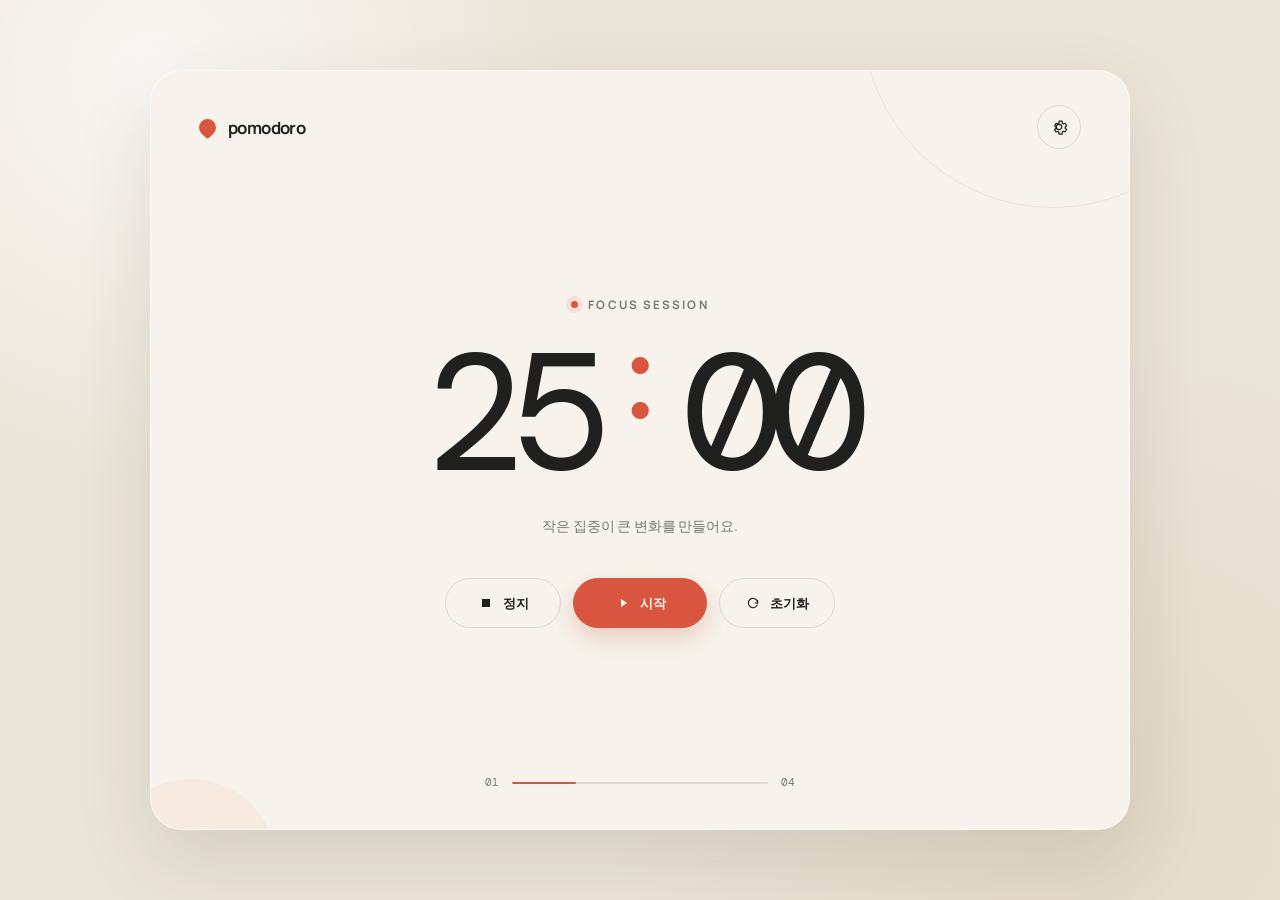
<file: index.html>
<!doctype html>
<html lang="ko">
  <head>
    <meta charset="UTF-8" />
    <meta name="viewport" content="width=device-width, initial-scale=1.0" />
    <meta
      name="description"
      content="집중 시간을 차분하게 관리하는 Pomodoro 타이머"
    />
    <title>Pomodoro</title>
    <link rel="preconnect" href="https://fonts.googleapis.com" />
    <link rel="preconnect" href="https://fonts.gstatic.com" crossorigin />
    <link
      href="https://fonts.googleapis.com/css2?family=DM+Mono:wght@400;500&family=Manrope:wght@400;500;600;700&display=swap"
      rel="stylesheet"
    />
    <link rel="stylesheet" href="index.css" />
  </head>
  <body>
    <main class="app-shell">
      <header class="topbar">
        <a class="brand" href="#" aria-label="Pomodoro 홈">
          <span class="brand-mark" aria-hidden="true"></span>
          <h1>pomodoro</h1>
        </a>

        <button
          class="icon-button"
          type="button"
          aria-label="설정 열기"
          onclick="location.href='setting.html'"
        >
          <svg viewBox="0 0 24 24" aria-hidden="true">
            <path d="M12 15.25a3.25 3.25 0 1 0 0-6.5 3.25 3.25 0 0 0 0 6.5Z" />
            <path d="M19.43 13.5c.04-.49.04-1.01 0-1.5l1.73-1.35-1.8-3.11-2.03.82a7.7 7.7 0 0 0-1.3-.75L15.72 5h-3.59l-.31 2.61c-.46.2-.89.45-1.29.75L8.49 7.54 6.7 10.65 8.43 12a8.9 8.9 0 0 0 0 1.5L6.7 14.85l1.79 3.11 2.04-.82c.4.3.83.55 1.29.75l.31 2.61h3.59l.31-2.61c.46-.2.9-.45 1.3-.75l2.03.82 1.8-3.11-1.73-1.35Z" />
          </svg>
        </button>
      </header>

      <section class="timer-panel" aria-labelledby="timer-label">
        <div class="session-heading">
          <span class="status-dot" aria-hidden="true"></span>
          <p id="timer-label">Focus session</p>
        </div>

        <div
          class="timer"
          id="timer"
          role="timer"
          aria-live="off"
          aria-label="남은 시간 25분"
        >
          <span id="minutes">25</span><span class="colon">:</span
          ><span id="seconds">00</span>
        </div>

        <p class="encouragement">작은 집중이 큰 변화를 만들어요.</p>

        <div class="controls" aria-label="타이머 조작">
          <button
            class="control-button secondary"
            id="stop-button"
            type="button"
            onclick="stopTimer()"
          >
            <svg viewBox="0 0 24 24" aria-hidden="true">
              <path d="M6 6h12v12H6z" />
            </svg>
            정지
          </button>

          <button
            class="control-button primary"
            id="start-button"
            type="button"
            onclick="startTimer()"
          >
            <svg viewBox="0 0 24 24" aria-hidden="true">
              <path d="m9 6 9 6-9 6V6Z" />
            </svg>
            시작
          </button>

          <button
            class="control-button secondary"
            id="reset-button"
            type="button"
            onclick="resetTimer()"
          >
            <svg viewBox="0 0 24 24" aria-hidden="true">
              <path d="M19 8v4h-4" />
              <path d="M18.4 15a7 7 0 1 1-.25-6.33L19 12" />
            </svg>
            초기화
          </button>
        </div>
      </section>

      <footer class="session-footer">
        <span>01</span>
        <div class="progress-track" aria-label="오늘의 첫 번째 집중 세션">
          <span class="progress-value"></span>
        </div>
        <span>04</span>
      </footer>
    </main>
    <script src="index.js"></script>
  </body>
</html>
</file>
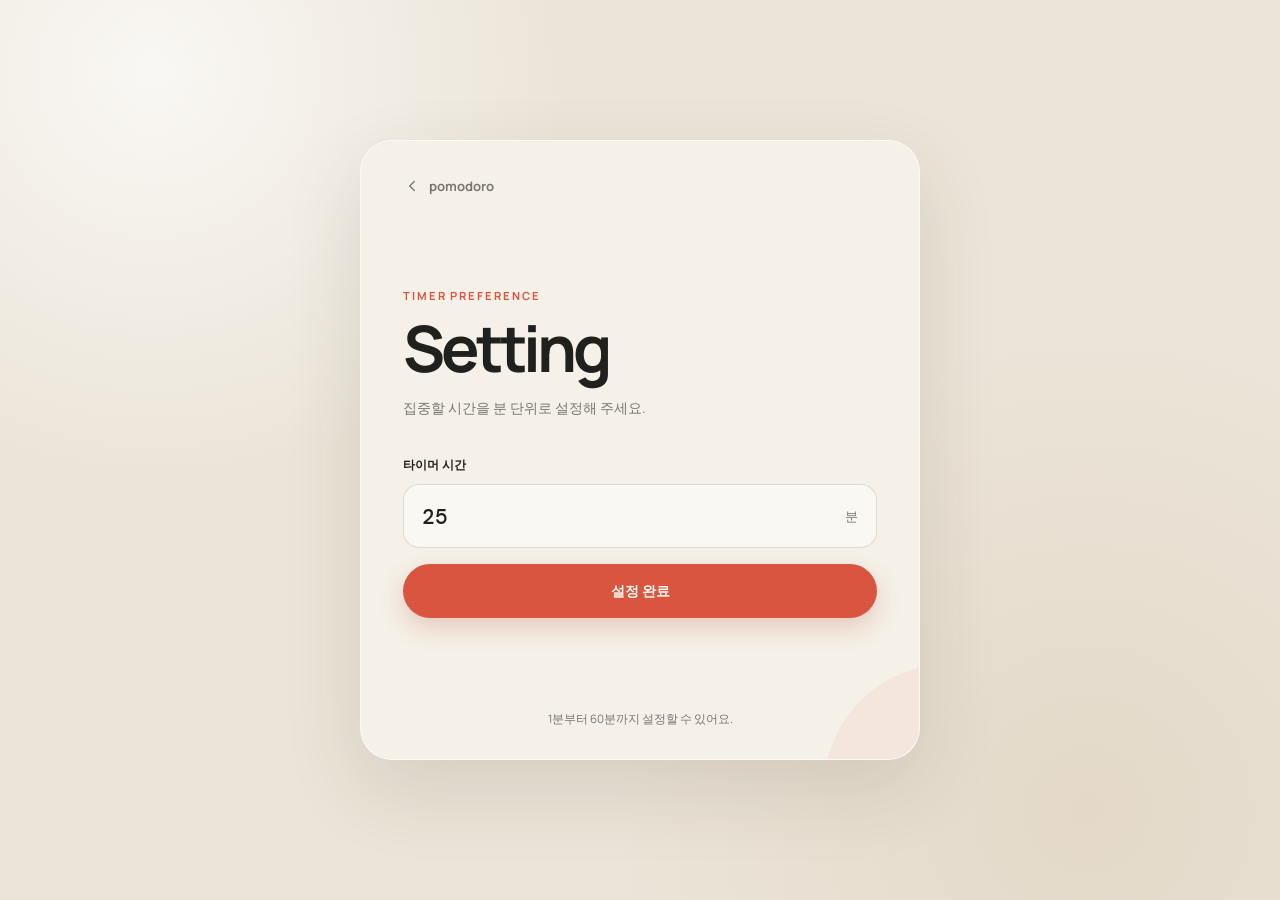
<file: setting.html>
<!doctype html>
<html lang="ko">
  <head>
    <meta charset="UTF-8" />
    <meta name="viewport" content="width=device-width, initial-scale=1.0" />
    <meta name="description" content="Pomodoro 타이머 시간 설정" />
    <title>Setting · Pomodoro</title>
    <link rel="preconnect" href="https://fonts.googleapis.com" />
    <link rel="preconnect" href="https://fonts.gstatic.com" crossorigin />
    <link
      href="https://fonts.googleapis.com/css2?family=DM+Mono:wght@400;500&family=Manrope:wght@400;500;600;700&display=swap"
      rel="stylesheet"
    />
    <link rel="stylesheet" href="setting.css" />
  </head>
  <body>
    <main class="setting-card">
      <a class="back-link" href="index.html" aria-label="메인 페이지로 돌아가기">
        <svg viewBox="0 0 24 24" aria-hidden="true">
          <path d="m15 18-6-6 6-6" />
        </svg>
        pomodoro
      </a>

      <section class="setting-content" aria-labelledby="setting-title">
        <p class="eyebrow">Timer preference</p>
        <h3 id="setting-title">Setting</h3>
        <p class="description">집중할 시간을 분 단위로 설정해 주세요.</p>

        <form class="setting-form" id="setting-form">
          <label for="timer-minutes">타이머 시간</label>
          <div class="input-field">
            <input
              id="timer-minutes"
              name="timer-minutes"
              type="number"
              value="25"
              min="1"
              max="60"
              required
              inputmode="numeric"
              aria-describedby="minute-unit"
            />
            <span id="minute-unit">분</span>
          </div>

          <button id="save-button" type="submit">설정 완료</button>
        </form>
      </section>

      <p class="hint">1분부터 60분까지 설정할 수 있어요.</p>
    </main>
    <script src="setting.js"></script>
  </body>
</html>
</file>
<file: index.css>
:root {
  color-scheme: light;
  --paper: #f5f1e8;
  --paper-deep: #ebe4d8;
  --ink: #20211f;
  --muted: #78776f;
  --accent: #d9553f;
  --accent-dark: #b53e2d;
  --line: rgba(32, 33, 31, 0.13);
  --shadow: 0 30px 80px rgba(57, 48, 36, 0.12);
}

* {
  box-sizing: border-box;
}

html {
  min-width: 320px;
  background: var(--paper-deep);
}

body {
  min-height: 100vh;
  margin: 0;
  display: grid;
  place-items: center;
  padding: 32px;
  color: var(--ink);
  background:
    radial-gradient(circle at 12% 8%, rgba(255, 255, 255, 0.72), transparent 30%),
    radial-gradient(circle at 85% 90%, rgba(206, 185, 155, 0.25), transparent 35%),
    var(--paper-deep);
  font-family: "Manrope", "Noto Sans KR", sans-serif;
}

button,
a {
  -webkit-tap-highlight-color: transparent;
}

button {
  font: inherit;
}

.app-shell {
  position: relative;
  width: min(100%, 980px);
  min-height: min(760px, calc(100vh - 64px));
  overflow: hidden;
  display: grid;
  grid-template-rows: auto 1fr auto;
  padding: 34px 48px 40px;
  background:
    linear-gradient(rgba(255, 255, 255, 0.16), rgba(255, 255, 255, 0.16)),
    var(--paper);
  border: 1px solid rgba(255, 255, 255, 0.65);
  border-radius: 32px;
  box-shadow: var(--shadow);
}

.app-shell::before,
.app-shell::after {
  content: "";
  position: absolute;
  border-radius: 50%;
  pointer-events: none;
}

.app-shell::before {
  width: 380px;
  height: 380px;
  top: -245px;
  right: -115px;
  border: 1px solid rgba(217, 85, 63, 0.13);
}

.app-shell::after {
  width: 170px;
  height: 170px;
  bottom: -120px;
  left: -45px;
  background: rgba(217, 85, 63, 0.06);
}

.topbar,
.brand,
.session-heading,
.controls,
.control-button,
.session-footer {
  display: flex;
  align-items: center;
}

.topbar {
  position: relative;
  z-index: 1;
  justify-content: space-between;
}

.brand {
  gap: 12px;
  color: inherit;
  text-decoration: none;
}

.brand-mark {
  width: 17px;
  height: 17px;
  background: var(--accent);
  border-radius: 50% 50% 50% 16%;
  transform: rotate(-45deg);
}

h1 {
  margin: 0;
  font-size: 1.05rem;
  font-weight: 700;
  letter-spacing: -0.035em;
}

.icon-button {
  width: 44px;
  height: 44px;
  display: grid;
  place-items: center;
  color: var(--ink);
  background: transparent;
  border: 1px solid var(--line);
  border-radius: 50%;
  cursor: pointer;
  transition: background-color 180ms ease, transform 180ms ease;
}

.icon-button:hover {
  background: rgba(32, 33, 31, 0.06);
  transform: rotate(12deg);
}

.icon-button svg {
  width: 20px;
  fill: none;
  stroke: currentColor;
  stroke-linecap: round;
  stroke-linejoin: round;
  stroke-width: 1.5;
}

.timer-panel {
  position: relative;
  z-index: 1;
  align-self: center;
  justify-self: center;
  width: 100%;
  text-align: center;
}

.session-heading {
  justify-content: center;
  gap: 10px;
  margin-bottom: 24px;
}

.session-heading p {
  margin: 0;
  color: var(--muted);
  font-size: 0.73rem;
  font-weight: 700;
  letter-spacing: 0.18em;
  text-transform: uppercase;
}

.status-dot {
  width: 7px;
  height: 7px;
  background: var(--accent);
  border-radius: 50%;
  box-shadow: 0 0 0 5px rgba(217, 85, 63, 0.1);
}

.timer {
  display: flex;
  justify-content: center;
  color: var(--ink);
  font-family: "DM Mono", monospace;
  font-size: clamp(5.5rem, 16vw, 10.5rem);
  font-weight: 400;
  letter-spacing: -0.085em;
  line-height: 0.9;
  font-variant-numeric: tabular-nums;
}

.timer .colon {
  position: relative;
  top: -0.07em;
  margin: 0 0.07em;
  color: var(--accent);
  font-size: 0.68em;
  letter-spacing: 0;
}

.encouragement {
  margin: 28px 0 42px;
  color: var(--muted);
  font-size: 0.9rem;
  letter-spacing: -0.01em;
}

.controls {
  justify-content: center;
  gap: 12px;
}

.control-button {
  justify-content: center;
  gap: 9px;
  min-width: 116px;
  min-height: 50px;
  padding: 0 22px;
  border-radius: 999px;
  font-size: 0.84rem;
  font-weight: 700;
  cursor: pointer;
  transition: transform 180ms ease, box-shadow 180ms ease, background-color 180ms ease;
}

.control-button svg {
  width: 16px;
  height: 16px;
}

.control-button.primary {
  min-width: 134px;
  color: #fffaf3;
  background: var(--accent);
  border: 1px solid var(--accent);
  box-shadow: 0 10px 24px rgba(181, 62, 45, 0.22);
}

.control-button.primary svg {
  fill: currentColor;
}

.control-button.primary:hover {
  background: var(--accent-dark);
  box-shadow: 0 13px 30px rgba(181, 62, 45, 0.28);
  transform: translateY(-2px);
}

.control-button:disabled {
  cursor: not-allowed;
  opacity: 0.58;
  transform: none;
  box-shadow: none;
}

.control-button.secondary {
  color: var(--ink);
  background: transparent;
  border: 1px solid var(--line);
}

.control-button.secondary svg {
  fill: none;
  stroke: currentColor;
  stroke-linecap: round;
  stroke-linejoin: round;
  stroke-width: 1.7;
}

.control-button.secondary:first-child svg {
  fill: currentColor;
  stroke: none;
}

.control-button.secondary:hover {
  background: rgba(32, 33, 31, 0.055);
  transform: translateY(-2px);
}

.icon-button:focus-visible,
.control-button:focus-visible,
.brand:focus-visible {
  outline: 3px solid rgba(217, 85, 63, 0.28);
  outline-offset: 3px;
}

.session-footer {
  position: relative;
  z-index: 1;
  justify-self: center;
  width: min(100%, 310px);
  gap: 13px;
  color: var(--muted);
  font-family: "DM Mono", monospace;
  font-size: 0.66rem;
}

.progress-track {
  position: relative;
  flex: 1;
  height: 2px;
  overflow: hidden;
  background: rgba(32, 33, 31, 0.12);
  border-radius: 999px;
}

.progress-value {
  position: absolute;
  inset: 0 auto 0 0;
  width: 25%;
  background: var(--accent);
  border-radius: inherit;
}

@media (max-width: 640px) {
  body {
    padding: 0;
    background: var(--paper);
  }

  .app-shell {
    width: 100%;
    min-height: 100vh;
    padding: 26px 20px 30px;
    border: 0;
    border-radius: 0;
    box-shadow: none;
  }

  .timer {
    font-size: clamp(4.25rem, 24vw, 7rem);
  }

  .encouragement {
    margin-bottom: 34px;
  }

  .controls {
    gap: 8px;
  }

  .control-button {
    min-width: 0;
    min-height: 48px;
    padding: 0 16px;
  }

  .control-button.primary {
    min-width: 112px;
  }
}

@media (max-width: 390px) {
  .control-button {
    gap: 6px;
    padding: 0 12px;
    font-size: 0.78rem;
  }

  .control-button.primary {
    min-width: 98px;
  }
}

@media (prefers-reduced-motion: reduce) {
  *,
  *::before,
  *::after {
    scroll-behavior: auto !important;
    transition-duration: 0.01ms !important;
  }
}
</file>
<file: setting.css>
:root {
  color-scheme: light;
  --paper: #f5f1e8;
  --paper-deep: #ebe4d8;
  --ink: #20211f;
  --muted: #78776f;
  --accent: #d9553f;
  --accent-dark: #b53e2d;
  --line: rgba(32, 33, 31, 0.13);
}

* {
  box-sizing: border-box;
}

body {
  min-width: 320px;
  min-height: 100vh;
  margin: 0;
  display: grid;
  place-items: center;
  padding: 32px;
  color: var(--ink);
  background:
    radial-gradient(circle at 12% 8%, rgba(255, 255, 255, 0.72), transparent 30%),
    radial-gradient(circle at 85% 90%, rgba(206, 185, 155, 0.25), transparent 35%),
    var(--paper-deep);
  font-family: "Manrope", "Noto Sans KR", sans-serif;
}

button,
input {
  font: inherit;
}

.setting-card {
  position: relative;
  width: min(100%, 560px);
  min-height: 620px;
  display: grid;
  grid-template-rows: auto 1fr auto;
  padding: 36px 42px 32px;
  overflow: hidden;
  background: var(--paper);
  border: 1px solid rgba(255, 255, 255, 0.65);
  border-radius: 32px;
  box-shadow: 0 30px 80px rgba(57, 48, 36, 0.12);
}

.setting-card::after {
  content: "";
  position: absolute;
  width: 250px;
  height: 250px;
  right: -155px;
  bottom: -155px;
  background: rgba(217, 85, 63, 0.07);
  border-radius: 50%;
  pointer-events: none;
}

.back-link {
  position: relative;
  z-index: 1;
  width: fit-content;
  display: inline-flex;
  align-items: center;
  gap: 8px;
  color: var(--muted);
  font-size: 0.82rem;
  font-weight: 700;
  text-decoration: none;
}

.back-link svg {
  width: 18px;
  fill: none;
  stroke: currentColor;
  stroke-linecap: round;
  stroke-linejoin: round;
  stroke-width: 1.8;
  transition: transform 180ms ease;
}

.back-link:hover svg {
  transform: translateX(-3px);
}

.setting-content {
  align-self: center;
}

.eyebrow {
  margin: 0 0 13px;
  color: var(--accent);
  font-size: 0.7rem;
  font-weight: 700;
  letter-spacing: 0.17em;
  text-transform: uppercase;
}

h3 {
  margin: 0;
  font-size: clamp(2.5rem, 8vw, 4rem);
  letter-spacing: -0.065em;
  line-height: 1;
}

.description {
  margin: 18px 0 38px;
  color: var(--muted);
  font-size: 0.9rem;
}

.setting-form label {
  display: block;
  margin-bottom: 10px;
  font-size: 0.78rem;
  font-weight: 700;
}

.input-field {
  display: flex;
  align-items: center;
  margin-bottom: 16px;
  padding: 0 18px;
  background: rgba(255, 255, 255, 0.48);
  border: 1px solid var(--line);
  border-radius: 16px;
  transition: border-color 180ms ease, box-shadow 180ms ease;
}

.input-field:focus-within {
  border-color: var(--accent);
  box-shadow: 0 0 0 4px rgba(217, 85, 63, 0.1);
}

.input-field input {
  width: 100%;
  height: 62px;
  padding: 0;
  color: var(--ink);
  background: transparent;
  border: 0;
  outline: 0;
  font-family: "DM Mono", monospace;
  font-size: 1.3rem;
  font-weight: 500;
}

.input-field span {
  color: var(--muted);
  font-size: 0.8rem;
}

.setting-form button {
  width: 100%;
  min-height: 54px;
  color: #fffaf3;
  background: var(--accent);
  border: 0;
  border-radius: 999px;
  font-size: 0.86rem;
  font-weight: 700;
  cursor: pointer;
  box-shadow: 0 10px 24px rgba(181, 62, 45, 0.22);
  transition: background-color 180ms ease, box-shadow 180ms ease, transform 180ms ease;
}

.setting-form button:hover {
  background: var(--accent-dark);
  box-shadow: 0 13px 30px rgba(181, 62, 45, 0.28);
  transform: translateY(-2px);
}

.back-link:focus-visible,
.setting-form button:focus-visible {
  outline: 3px solid rgba(217, 85, 63, 0.28);
  outline-offset: 3px;
}

.hint {
  position: relative;
  z-index: 1;
  margin: 0;
  color: var(--muted);
  font-size: 0.72rem;
  text-align: center;
}

@media (max-width: 640px) {
  body {
    padding: 0;
    background: var(--paper);
  }

  .setting-card {
    width: 100%;
    min-height: 100vh;
    padding: 28px 22px 26px;
    border: 0;
    border-radius: 0;
    box-shadow: none;
  }
}

@media (prefers-reduced-motion: reduce) {
  *,
  *::before,
  *::after {
    transition-duration: 0.01ms !important;
  }
}
</file>
